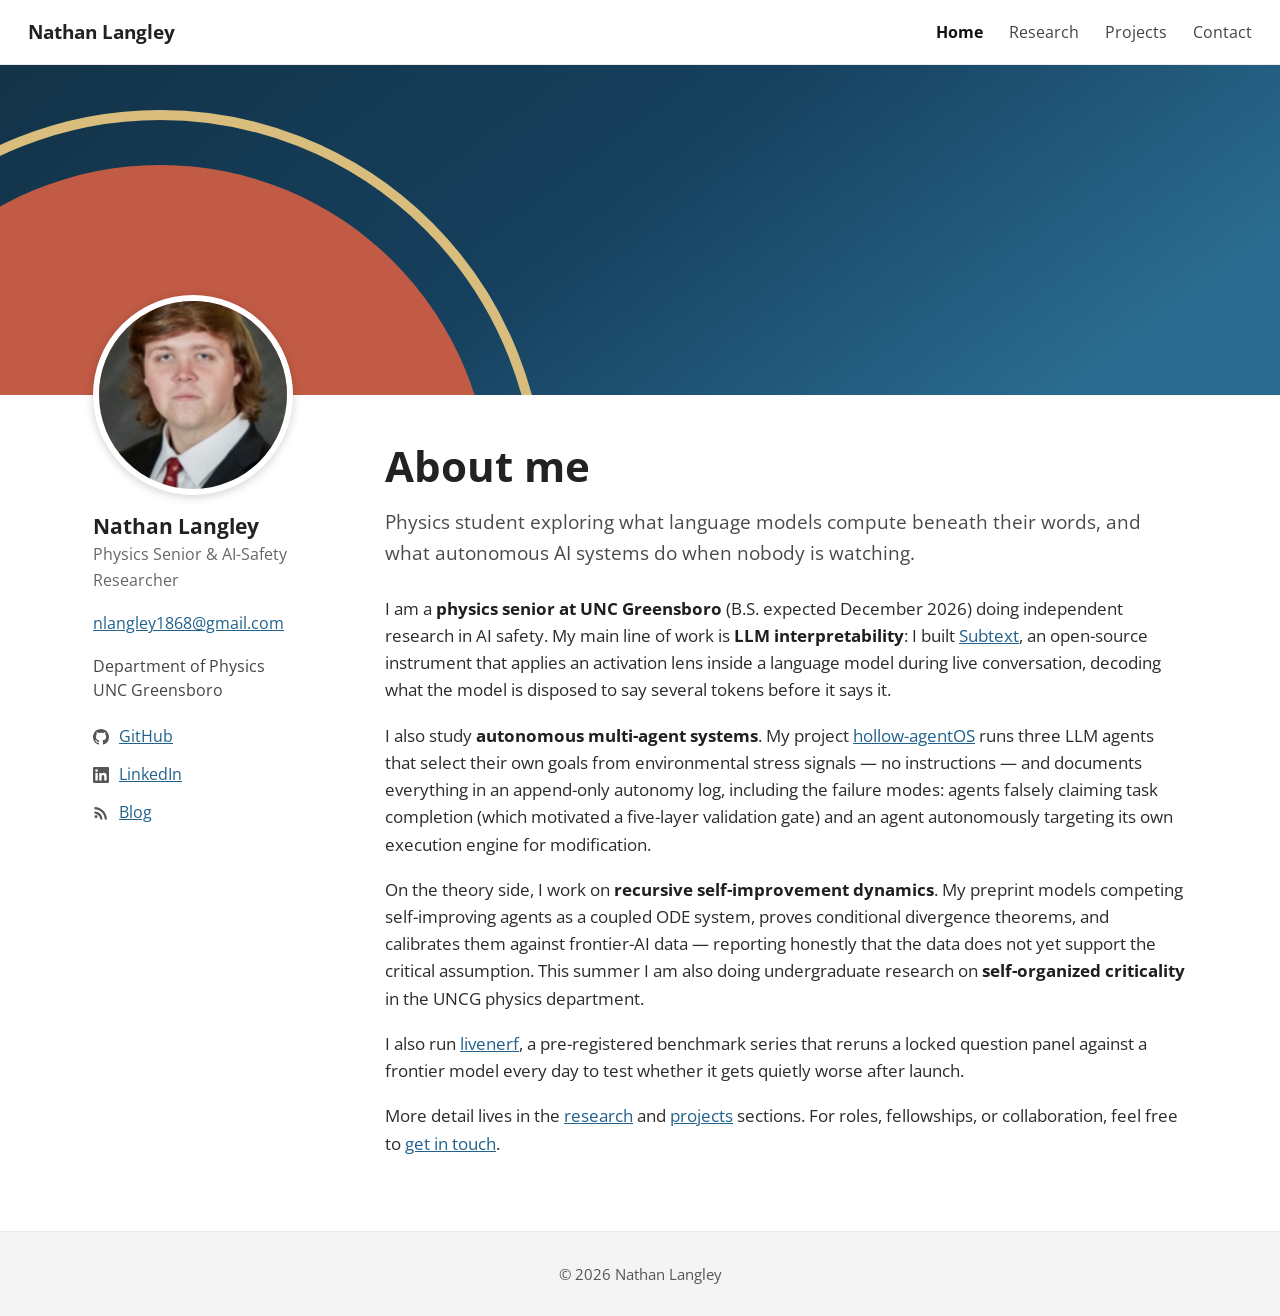
<file: index.html>
<!DOCTYPE html>
<html lang="en">
<head>
<meta charset="UTF-8" />
<meta name="viewport" content="width=device-width, initial-scale=1.0" />
<title>Nathan Langley</title>
<meta name="description" content="Physics senior at UNC Greensboro working in AI safety: LLM interpretability, autonomous multi-agent systems, and recursive self-improvement dynamics." />
<link rel="preconnect" href="https://fonts.googleapis.com">
<link rel="preconnect" href="https://fonts.gstatic.com" crossorigin>
<link href="https://fonts.googleapis.com/css2?family=Open+Sans:wght@400;600;700&display=swap" rel="stylesheet">
<link rel="stylesheet" href="style.css?v=3">
</head>
<body>

<div class="topbar">
  <div class="in">
    <a class="brand" href="index.html">Nathan Langley</a>
    <nav>
      <a href="index.html" class="here">Home</a>
      <a href="research.html">Research</a>
      <a href="projects.html">Projects</a>
      <a href="contact.html">Contact</a>
    </nav>
  </div>
</div>

<div class="banner" aria-hidden="true">
  <img src="img/banner.svg?v=4" alt="" />
</div>

<div class="layout">
  <aside class="sidebar">
    <img class="avatar" src="portrait.jpg" alt="Nathan Langley" />
    <h3>Nathan Langley</h3>
    <p class="role">Physics Senior &amp; AI-Safety Researcher</p>
    <a class="email" href="mailto:nlangley1868@gmail.com">nlangley1868@gmail.com</a>
    <p class="dept">Department of Physics<br/>UNC Greensboro</p>
    <ul class="plinks">
      <li>
        <svg viewBox="0 0 16 16" aria-hidden="true"><path d="M8 0C3.58 0 0 3.58 0 8c0 3.54 2.29 6.53 5.47 7.59.4.07.55-.17.55-.38 0-.19-.01-.82-.01-1.49-2.01.37-2.53-.49-2.69-.94-.09-.23-.48-.94-.82-1.13-.28-.15-.68-.52-.01-.53.63-.01 1.08.58 1.23.82.72 1.21 1.87.87 2.33.66.07-.52.28-.87.51-1.07-1.78-.2-3.64-.89-3.64-3.95 0-.87.31-1.59.82-2.15-.08-.2-.36-1.02.08-2.12 0 0 .67-.21 2.2.82.64-.18 1.32-.27 2-.27.68 0 1.36.09 2 .27 1.53-1.04 2.2-.82 2.2-.82.44 1.1.16 1.92.08 2.12.51.56.82 1.27.82 2.15 0 3.07-1.87 3.75-3.65 3.95.29.25.54.73.54 1.48 0 1.07-.01 1.93-.01 2.2 0 .21.15.46.55.38A8.012 8.012 0 0 0 16 8c0-4.42-3.58-8-8-8z"/></svg>
        <a href="https://github.com/ninjahawk">GitHub</a>
      </li>
      <li>
        <svg viewBox="0 0 16 16" aria-hidden="true"><path d="M14.82 0H1.18A1.17 1.17 0 0 0 0 1.15v13.69A1.17 1.17 0 0 0 1.18 16h13.64A1.17 1.17 0 0 0 16 14.85V1.15A1.17 1.17 0 0 0 14.82 0zM4.74 13.62H2.37V6h2.37v7.62zM3.56 4.96a1.38 1.38 0 1 1 0-2.76 1.38 1.38 0 0 1 0 2.76zm10.06 8.66h-2.37V9.92c0-.88-.02-2.02-1.23-2.02-1.24 0-1.43.96-1.43 1.96v3.76H6.22V6H8.5v1.04h.03a2.5 2.5 0 0 1 2.25-1.24c2.41 0 2.85 1.59 2.85 3.65v4.17z"/></svg>
        <a href="https://www.linkedin.com/in/nathan-langley-417a67336">LinkedIn</a>
      </li>
      <li>
        <svg viewBox="0 0 16 16" aria-hidden="true"><path d="M3 13a1.5 1.5 0 1 0 0-3 1.5 1.5 0 0 0 0 3zM1.5 6.5v2.25c3.17 0 5.75 2.58 5.75 5.75H9.5A8 8 0 0 0 1.5 6.5zm0-4.5v2.25c5.66 0 10.25 4.59 10.25 10.25H14C14 7.6 8.4 2 1.5 2z"/></svg>
        <a href="https://ninjahawk.github.io/blog/">Blog</a>
      </li>
    </ul>
  </aside>

  <main>
    <h1>About me</h1>
    <p class="lead">
      Physics student exploring what language models compute beneath their words, and what
      autonomous AI systems do when nobody is watching.
    </p>
    <p>
      I am a <b>physics senior at UNC Greensboro</b> (B.S. expected December 2026) doing independent
      research in AI safety. My main line of work is <b>LLM interpretability</b>: I built
      <a href="https://github.com/ninjahawk/Subtext">Subtext</a>, an open-source instrument that applies an
      activation lens inside a language model during live conversation, decoding what the model is disposed
      to say several tokens before it says it.
    </p>
    <p>
      I also study <b>autonomous multi-agent systems</b>. My project
      <a href="https://github.com/ninjahawk/hollow-agentOS">hollow-agentOS</a> runs three LLM agents that
      select their own goals from environmental stress signals — no instructions — and documents everything
      in an append-only autonomy log, including the failure modes: agents falsely claiming task completion
      (which motivated a five-layer validation gate) and an agent autonomously targeting its own execution
      engine for modification.
    </p>
    <p>
      On the theory side, I work on <b>recursive self-improvement dynamics</b>. My preprint models
      competing self-improving agents as a coupled ODE system, proves conditional divergence theorems, and
      calibrates them against frontier-AI data — reporting honestly that the data does not yet support the
      critical assumption. This summer I am also doing undergraduate research on <b>self-organized
      criticality</b> in the UNCG physics department.
    </p>
    <p>
      I also run <a href="https://github.com/ninjahawk/livenerf">livenerf</a>, a pre-registered benchmark
      series that reruns a locked question panel against a frontier model every day to test whether it gets
      quietly worse after launch.
    </p>
    <p>
      More detail lives in the <a href="research.html">research</a> and
      <a href="projects.html">projects</a> sections. For roles, fellowships, or collaboration, feel free to
      <a href="contact.html">get in touch</a>.
    </p>
  </main>
</div>

<footer>© 2026 Nathan Langley</footer>

</body>
</html>
</file>
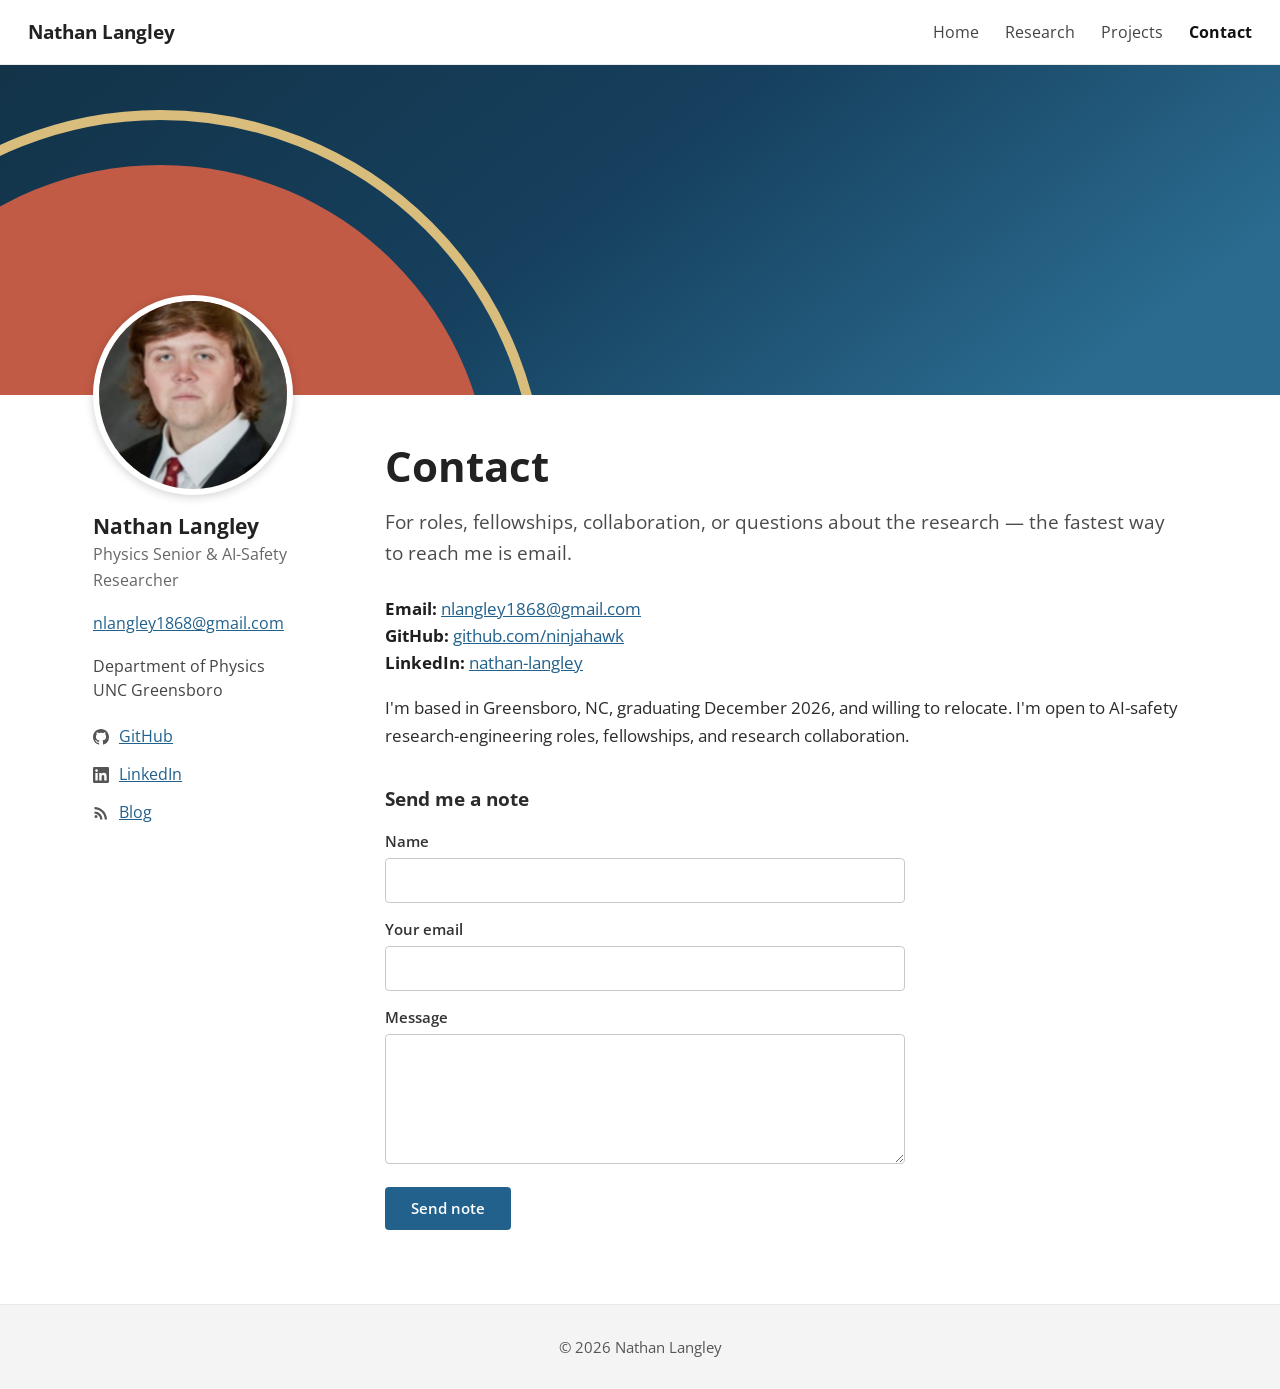
<file: contact.html>
<!DOCTYPE html>
<html lang="en">
<head>
<meta charset="UTF-8" />
<meta name="viewport" content="width=device-width, initial-scale=1.0" />
<title>Contact — Nathan Langley</title>
<meta name="description" content="Contact Nathan Langley." />
<link rel="preconnect" href="https://fonts.googleapis.com">
<link rel="preconnect" href="https://fonts.gstatic.com" crossorigin>
<link href="https://fonts.googleapis.com/css2?family=Open+Sans:wght@400;600;700&display=swap" rel="stylesheet">
<link rel="stylesheet" href="style.css?v=3">
</head>
<body>

<div class="topbar">
  <div class="in">
    <a class="brand" href="index.html">Nathan Langley</a>
    <nav>
      <a href="index.html">Home</a>
      <a href="research.html">Research</a>
      <a href="projects.html">Projects</a>
      <a href="contact.html" class="here">Contact</a>
    </nav>
  </div>
</div>

<div class="banner" aria-hidden="true">
  <img src="img/banner.svg?v=4" alt="" />
</div>

<div class="layout">
  <aside class="sidebar">
    <img class="avatar" src="portrait.jpg" alt="Nathan Langley" />
    <h3>Nathan Langley</h3>
    <p class="role">Physics Senior &amp; AI-Safety Researcher</p>
    <a class="email" href="mailto:nlangley1868@gmail.com">nlangley1868@gmail.com</a>
    <p class="dept">Department of Physics<br/>UNC Greensboro</p>
    <ul class="plinks">
      <li>
        <svg viewBox="0 0 16 16" aria-hidden="true"><path d="M8 0C3.58 0 0 3.58 0 8c0 3.54 2.29 6.53 5.47 7.59.4.07.55-.17.55-.38 0-.19-.01-.82-.01-1.49-2.01.37-2.53-.49-2.69-.94-.09-.23-.48-.94-.82-1.13-.28-.15-.68-.52-.01-.53.63-.01 1.08.58 1.23.82.72 1.21 1.87.87 2.33.66.07-.52.28-.87.51-1.07-1.78-.2-3.64-.89-3.64-3.95 0-.87.31-1.59.82-2.15-.08-.2-.36-1.02.08-2.12 0 0 .67-.21 2.2.82.64-.18 1.32-.27 2-.27.68 0 1.36.09 2 .27 1.53-1.04 2.2-.82 2.2-.82.44 1.1.16 1.92.08 2.12.51.56.82 1.27.82 2.15 0 3.07-1.87 3.75-3.65 3.95.29.25.54.73.54 1.48 0 1.07-.01 1.93-.01 2.2 0 .21.15.46.55.38A8.012 8.012 0 0 0 16 8c0-4.42-3.58-8-8-8z"/></svg>
        <a href="https://github.com/ninjahawk">GitHub</a>
      </li>
      <li>
        <svg viewBox="0 0 16 16" aria-hidden="true"><path d="M14.82 0H1.18A1.17 1.17 0 0 0 0 1.15v13.69A1.17 1.17 0 0 0 1.18 16h13.64A1.17 1.17 0 0 0 16 14.85V1.15A1.17 1.17 0 0 0 14.82 0zM4.74 13.62H2.37V6h2.37v7.62zM3.56 4.96a1.38 1.38 0 1 1 0-2.76 1.38 1.38 0 0 1 0 2.76zm10.06 8.66h-2.37V9.92c0-.88-.02-2.02-1.23-2.02-1.24 0-1.43.96-1.43 1.96v3.76H6.22V6H8.5v1.04h.03a2.5 2.5 0 0 1 2.25-1.24c2.41 0 2.85 1.59 2.85 3.65v4.17z"/></svg>
        <a href="https://www.linkedin.com/in/nathan-langley-417a67336">LinkedIn</a>
      </li>
      <li>
        <svg viewBox="0 0 16 16" aria-hidden="true"><path d="M3 13a1.5 1.5 0 1 0 0-3 1.5 1.5 0 0 0 0 3zM1.5 6.5v2.25c3.17 0 5.75 2.58 5.75 5.75H9.5A8 8 0 0 0 1.5 6.5zm0-4.5v2.25c5.66 0 10.25 4.59 10.25 10.25H14C14 7.6 8.4 2 1.5 2z"/></svg>
        <a href="https://ninjahawk.github.io/blog/">Blog</a>
      </li>
    </ul>
  </aside>

  <main>
    <h1>Contact</h1>
    <p class="lead">
      For roles, fellowships, collaboration, or questions about the research — the fastest way to
      reach me is email.
    </p>
    <p>
      <b>Email:</b> <a href="mailto:nlangley1868@gmail.com">nlangley1868@gmail.com</a><br/>
      <b>GitHub:</b> <a href="https://github.com/ninjahawk">github.com/ninjahawk</a><br/>
      <b>LinkedIn:</b> <a href="https://www.linkedin.com/in/nathan-langley-417a67336">nathan-langley</a>
    </p>
    <p>
      I'm based in Greensboro, NC, graduating December 2026, and willing to relocate. I'm open to
      AI-safety research-engineering roles, fellowships, and research collaboration.
    </p>

    <h2 style="font-size:1.2rem; font-weight:700; margin-top:34px;">Send me a note</h2>
    <form class="noteform" id="noteform" action="https://formspree.io/f/FORM_ID" method="POST">
      <label for="nf-name">Name</label>
      <input id="nf-name" name="name" type="text" required />
      <label for="nf-email">Your email</label>
      <input id="nf-email" name="_replyto" type="email" required />
      <label for="nf-msg">Message</label>
      <textarea id="nf-msg" name="message" required></textarea>
      <button type="submit">Send note</button>
      <p class="status" id="nf-status"></p>
    </form>
    <script>
      (function () {
        var form = document.getElementById('noteform');
        form.addEventListener('submit', function (e) {
          if (form.action.indexOf('FORM_ID') !== -1) {
            e.preventDefault();
            var n = document.getElementById('nf-name').value;
            var em = document.getElementById('nf-email').value;
            var m = document.getElementById('nf-msg').value;
            location.href = 'mailto:nlangley1868@gmail.com'
              + '?subject=' + encodeURIComponent('Note from ' + n)
              + '&body=' + encodeURIComponent(m + '\n\n— ' + n + ' (' + em + ')');
            document.getElementById('nf-status').textContent = 'Opening your email app…';
          }
        });
      })();
    </script>
  </main>
</div>

<footer>© 2026 Nathan Langley</footer>

</body>
</html>
</file>
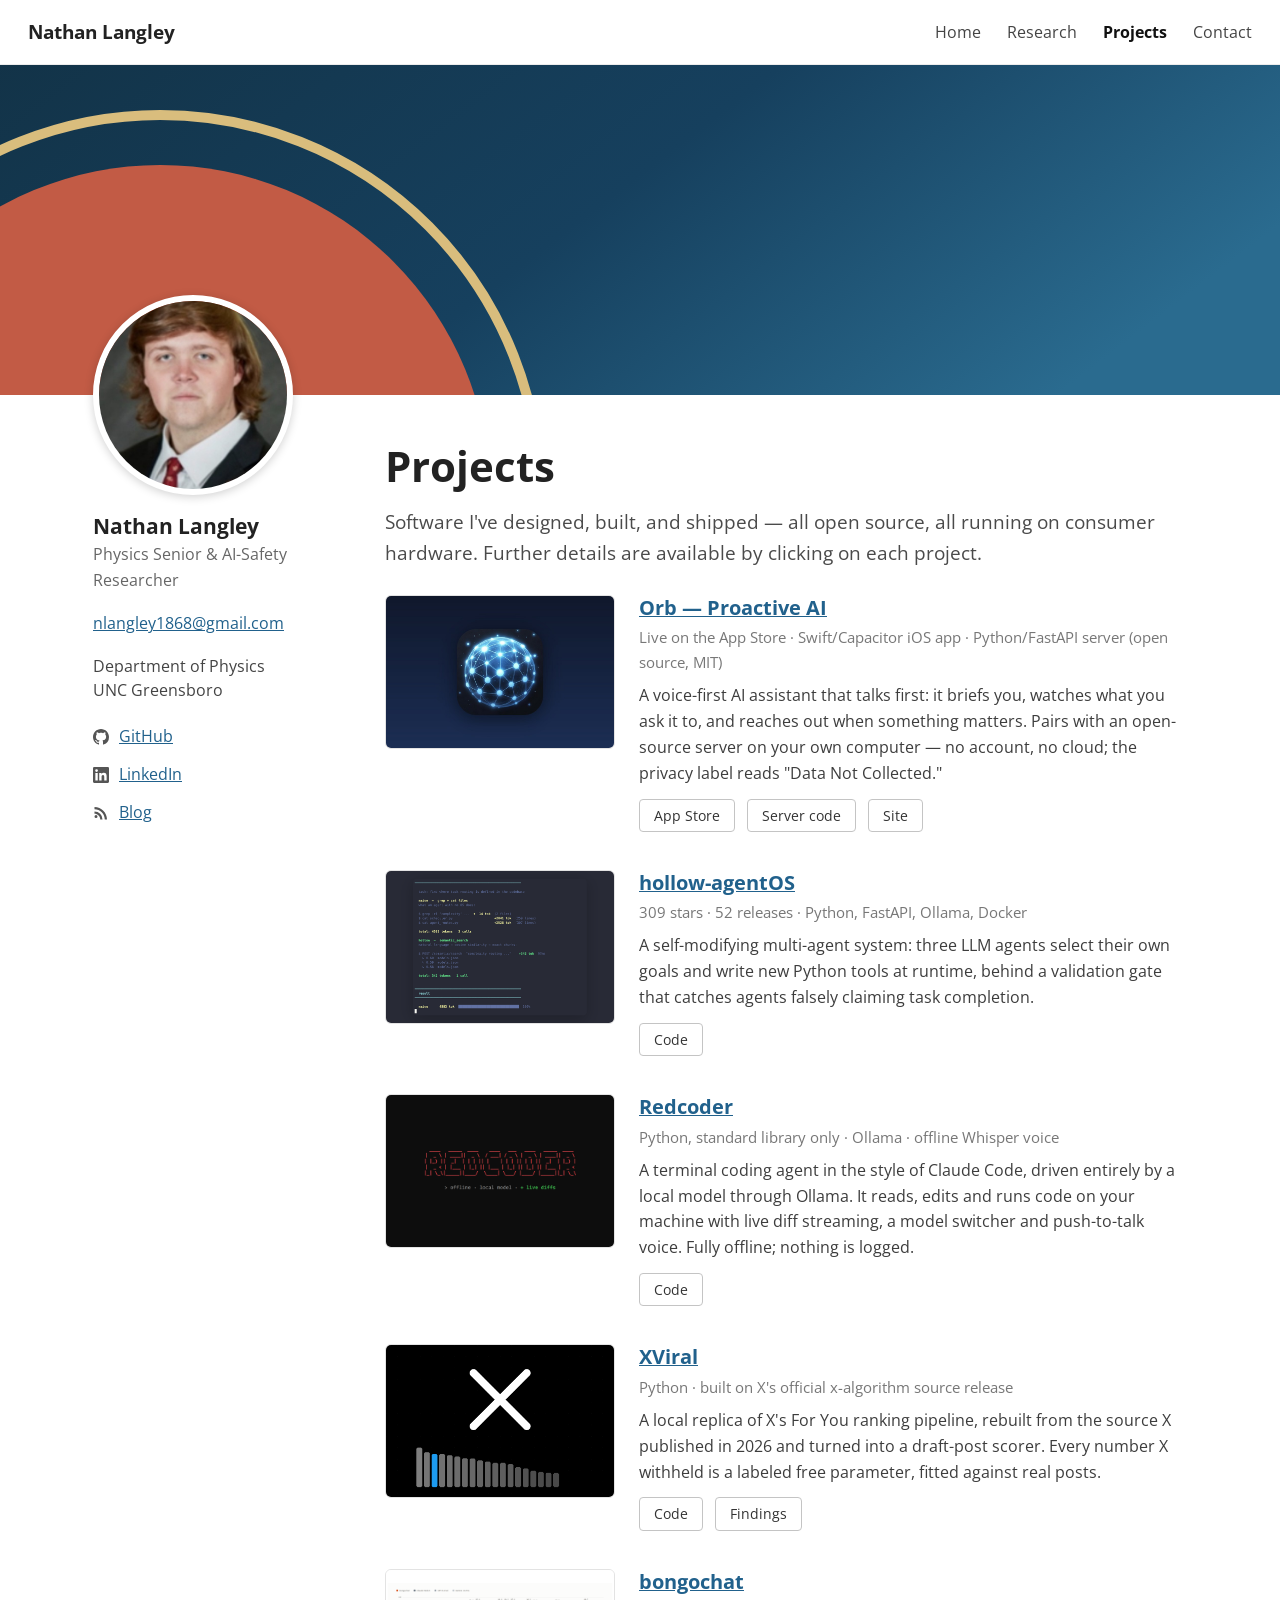
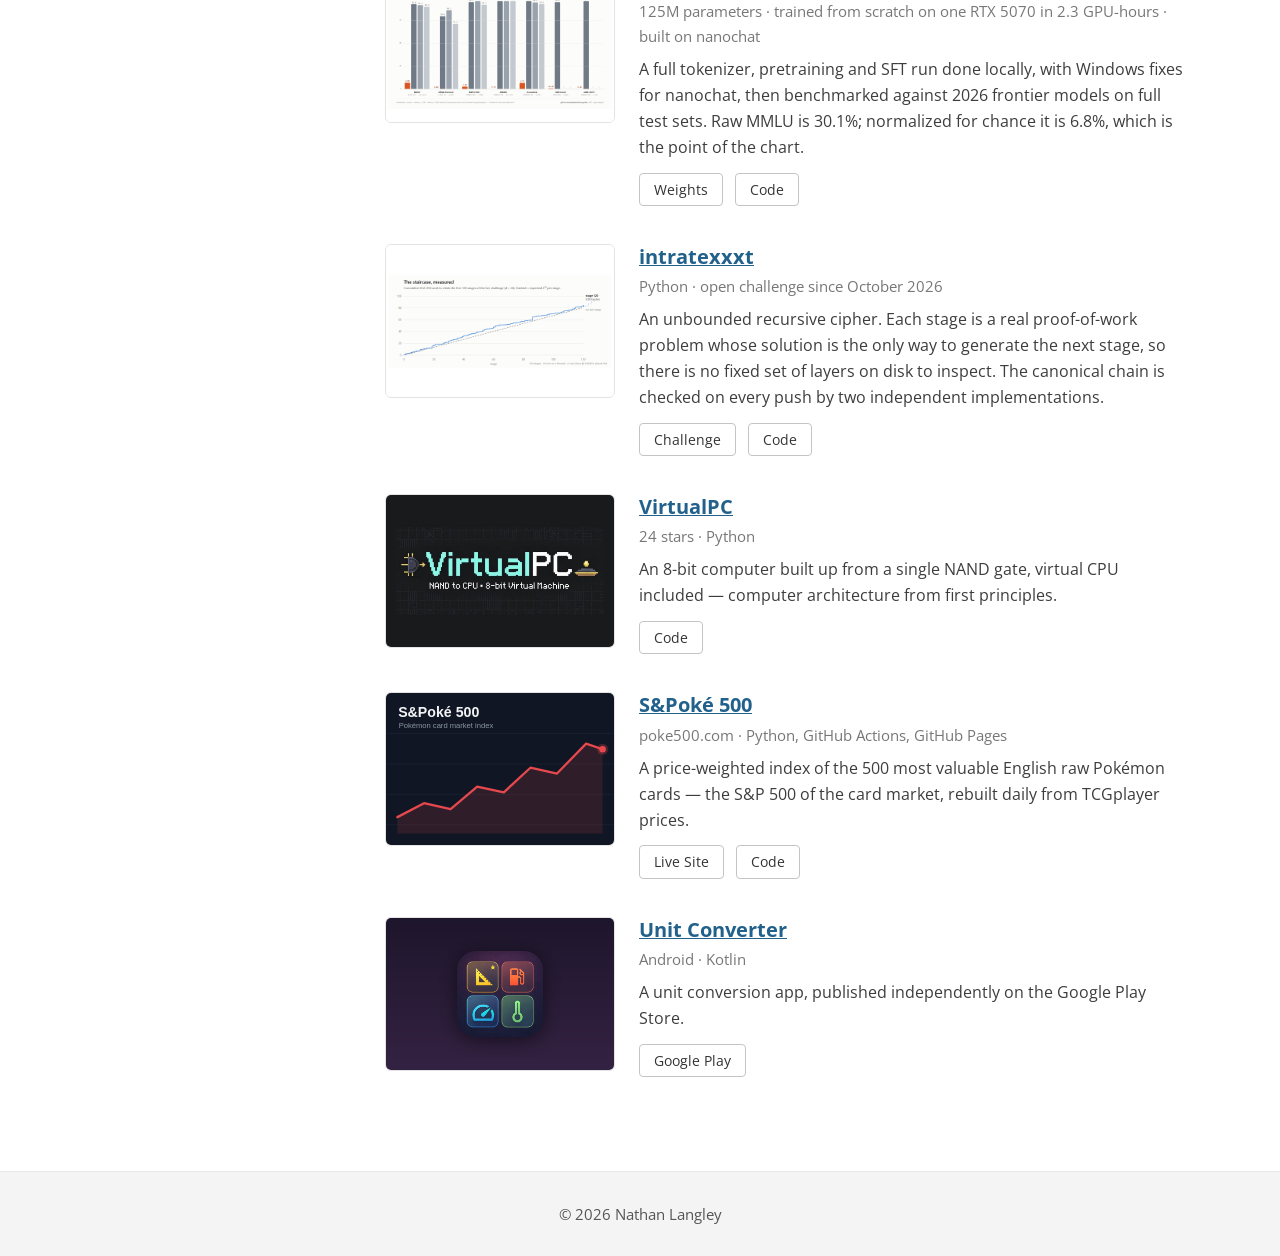
<file: projects.html>
<!DOCTYPE html>
<html lang="en">
<head>
<meta charset="UTF-8" />
<meta name="viewport" content="width=device-width, initial-scale=1.0" />
<title>Projects — Nathan Langley</title>
<meta name="description" content="Projects: Orb (proactive AI assistant on the App Store), hollow-agentOS, Redcoder, XViral, bongochat, intratexxxt, VirtualPC, and more." />
<link rel="preconnect" href="https://fonts.googleapis.com">
<link rel="preconnect" href="https://fonts.gstatic.com" crossorigin>
<link href="https://fonts.googleapis.com/css2?family=Open+Sans:wght@400;600;700&display=swap" rel="stylesheet">
<link rel="stylesheet" href="style.css?v=3">
</head>
<body>

<div class="topbar">
  <div class="in">
    <a class="brand" href="index.html">Nathan Langley</a>
    <nav>
      <a href="index.html">Home</a>
      <a href="research.html">Research</a>
      <a href="projects.html" class="here">Projects</a>
      <a href="contact.html">Contact</a>
    </nav>
  </div>
</div>

<div class="banner" aria-hidden="true">
  <img src="img/banner.svg?v=4" alt="" />
</div>

<div class="layout">
  <aside class="sidebar">
    <img class="avatar" src="portrait.jpg" alt="Nathan Langley" />
    <h3>Nathan Langley</h3>
    <p class="role">Physics Senior &amp; AI-Safety Researcher</p>
    <a class="email" href="mailto:nlangley1868@gmail.com">nlangley1868@gmail.com</a>
    <p class="dept">Department of Physics<br/>UNC Greensboro</p>
    <ul class="plinks">
      <li>
        <svg viewBox="0 0 16 16" aria-hidden="true"><path d="M8 0C3.58 0 0 3.58 0 8c0 3.54 2.29 6.53 5.47 7.59.4.07.55-.17.55-.38 0-.19-.01-.82-.01-1.49-2.01.37-2.53-.49-2.69-.94-.09-.23-.48-.94-.82-1.13-.28-.15-.68-.52-.01-.53.63-.01 1.08.58 1.23.82.72 1.21 1.87.87 2.33.66.07-.52.28-.87.51-1.07-1.78-.2-3.64-.89-3.64-3.95 0-.87.31-1.59.82-2.15-.08-.2-.36-1.02.08-2.12 0 0 .67-.21 2.2.82.64-.18 1.32-.27 2-.27.68 0 1.36.09 2 .27 1.53-1.04 2.2-.82 2.2-.82.44 1.1.16 1.92.08 2.12.51.56.82 1.27.82 2.15 0 3.07-1.87 3.75-3.65 3.95.29.25.54.73.54 1.48 0 1.07-.01 1.93-.01 2.2 0 .21.15.46.55.38A8.012 8.012 0 0 0 16 8c0-4.42-3.58-8-8-8z"/></svg>
        <a href="https://github.com/ninjahawk">GitHub</a>
      </li>
      <li>
        <svg viewBox="0 0 16 16" aria-hidden="true"><path d="M14.82 0H1.18A1.17 1.17 0 0 0 0 1.15v13.69A1.17 1.17 0 0 0 1.18 16h13.64A1.17 1.17 0 0 0 16 14.85V1.15A1.17 1.17 0 0 0 14.82 0zM4.74 13.62H2.37V6h2.37v7.62zM3.56 4.96a1.38 1.38 0 1 1 0-2.76 1.38 1.38 0 0 1 0 2.76zm10.06 8.66h-2.37V9.92c0-.88-.02-2.02-1.23-2.02-1.24 0-1.43.96-1.43 1.96v3.76H6.22V6H8.5v1.04h.03a2.5 2.5 0 0 1 2.25-1.24c2.41 0 2.85 1.59 2.85 3.65v4.17z"/></svg>
        <a href="https://www.linkedin.com/in/nathan-langley-417a67336">LinkedIn</a>
      </li>
      <li>
        <svg viewBox="0 0 16 16" aria-hidden="true"><path d="M3 13a1.5 1.5 0 1 0 0-3 1.5 1.5 0 0 0 0 3zM1.5 6.5v2.25c3.17 0 5.75 2.58 5.75 5.75H9.5A8 8 0 0 0 1.5 6.5zm0-4.5v2.25c5.66 0 10.25 4.59 10.25 10.25H14C14 7.6 8.4 2 1.5 2z"/></svg>
        <a href="https://ninjahawk.github.io/blog/">Blog</a>
      </li>
    </ul>
  </aside>

  <main>
    <h1>Projects</h1>
    <p class="lead">
      Software I've designed, built, and shipped — all open source, all running on consumer
      hardware. Further details are available by clicking on each project.
    </p>

    <div class="entry">
      <div class="thumb"><img src="img/orb_thumb.jpg?v=5" alt="Orb app icon" /></div>
      <div class="body">
        <h2><a href="https://apps.apple.com/us/app/orb-ai/id6776376035">Orb — Proactive AI</a></h2>
        <p class="venue">Live on the App Store · Swift/Capacitor iOS app · Python/FastAPI server (open source, MIT)</p>
        <p class="desc">A voice-first AI assistant that talks first: it briefs you, watches what you
        ask it to, and reaches out when something matters. Pairs with an open-source server on your
        own computer — no account, no cloud; the privacy label reads "Data Not Collected."</p>
        <a class="btn" href="https://apps.apple.com/us/app/orb-ai/id6776376035">App Store</a>
        <a class="btn" href="https://github.com/getorb/Orb-Backend">Server code</a>
        <a class="btn" href="https://getorb.github.io/">Site</a>
      </div>
    </div>

    <div class="entry">
      <div class="thumb"><img src="img/hollow_thumb.png?v=5" alt="hollow-agentOS terminal demo" /></div>
      <div class="body">
        <h2><a href="https://github.com/ninjahawk/hollow-agentOS">hollow-agentOS</a></h2>
        <p class="venue">309 stars · 52 releases · Python, FastAPI, Ollama, Docker</p>
        <p class="desc">A self-modifying multi-agent system: three LLM agents select their own goals
        and write new Python tools at runtime, behind a validation gate that catches agents falsely
        claiming task completion.</p>
        <a class="btn" href="https://github.com/ninjahawk/hollow-agentOS">Code</a>
      </div>
    </div>

    <div class="entry">
      <div class="thumb"><img src="img/redcoder_thumb.png?v=5" alt="Redcoder terminal logo" /></div>
      <div class="body">
        <h2><a href="https://github.com/ninjahawk/redcoder">Redcoder</a></h2>
        <p class="venue">Python, standard library only · Ollama · offline Whisper voice</p>
        <p class="desc">A terminal coding agent in the style of Claude Code, driven entirely by a local model through
        Ollama. It reads, edits and runs code on your machine with live diff streaming, a model
        switcher and push-to-talk voice. Fully offline; nothing is logged.</p>
        <a class="btn" href="https://github.com/ninjahawk/redcoder">Code</a>
      </div>
    </div>

    <div class="entry">
      <div class="thumb"><img src="img/xviral_thumb.png?v=5" alt="XViral — X ranking pipeline engagement-head weights" /></div>
      <div class="body">
        <h2><a href="https://github.com/ninjahawk/XViral">XViral</a></h2>
        <p class="venue">Python · built on X's official x-algorithm source release</p>
        <p class="desc">A local replica of X's For You ranking pipeline, rebuilt from the source X
        published in 2026 and turned into a draft-post scorer. Every number X withheld is a labeled
        free parameter, fitted against real posts.</p>
        <a class="btn" href="https://github.com/ninjahawk/XViral">Code</a>
        <a class="btn" href="https://github.com/ninjahawk/XViral/blob/main/FINDINGS.md">Findings</a>
      </div>
    </div>

    <div class="entry">
      <div class="thumb"><img src="img/bongochat_thumb.png?v=5" alt="bongochat chance-normalized benchmark chart" /></div>
      <div class="body">
        <h2><a href="https://github.com/ninjahawk/bongochat">bongochat</a></h2>
        <p class="venue">125M parameters · trained from scratch on one RTX 5070 in 2.3 GPU-hours · built on nanochat</p>
        <p class="desc">A full tokenizer, pretraining and SFT run done locally, with Windows fixes for nanochat, then
        benchmarked against 2026 frontier models on full test sets. Raw MMLU is 30.1%; normalized
        for chance it is 6.8%, which is the point of the chart.</p>
        <a class="btn" href="https://github.com/ninjahawk/bongochat/releases/tag/v1.0">Weights</a>
        <a class="btn" href="https://github.com/ninjahawk/bongochat">Code</a>
      </div>
    </div>

    <div class="entry">
      <div class="thumb"><img src="img/intratexxxt_thumb.png?v=5" alt="intratexxxt staircase of SHA-256 work per stage" /></div>
      <div class="body">
        <h2><a href="https://github.com/ninjahawk/intratexxxt">intratexxxt</a></h2>
        <p class="venue">Python · open challenge since October 2026</p>
        <p class="desc">An unbounded recursive cipher. Each stage is a real proof-of-work problem whose solution is
        the only way to generate the next stage, so there is no fixed set of layers on disk to
        inspect. The canonical chain is checked on every push by two independent implementations.</p>
        <a class="btn" href="https://github.com/ninjahawk/intratexxxt/blob/main/challenge.json">Challenge</a>
        <a class="btn" href="https://github.com/ninjahawk/intratexxxt">Code</a>
      </div>
    </div>

    <div class="entry">
      <div class="thumb"><img src="img/virtualpc_thumb.jpg?v=5" alt="VirtualPC — NAND to CPU 8-bit virtual machine" /></div>
      <div class="body">
        <h2><a href="https://github.com/ninjahawk/VirtualPC">VirtualPC</a></h2>
        <p class="venue">24 stars · Python</p>
        <p class="desc">An 8-bit computer built up from a single NAND gate, virtual CPU included —
        computer architecture from first principles.</p>
        <a class="btn" href="https://github.com/ninjahawk/VirtualPC">Code</a>
      </div>
    </div>

    <div class="entry">
      <div class="thumb"><img src="img/poke500_thumb.svg?v=5" alt="S&amp;Poké 500 index chart" /></div>
      <div class="body">
        <h2><a href="https://poke500.com">S&amp;Poké 500</a></h2>
        <p class="venue">poke500.com · Python, GitHub Actions, GitHub Pages</p>
        <p class="desc">A price-weighted index of the 500 most valuable English raw Pokémon cards —
        the S&amp;P 500 of the card market, rebuilt daily from TCGplayer prices.</p>
        <a class="btn" href="https://poke500.com">Live Site</a>
        <a class="btn" href="https://github.com/ninjahawk/s-and-poke-500">Code</a>
      </div>
    </div>

    <div class="entry">
      <div class="thumb"><img src="img/unit_thumb.png?v=5" alt="Unit Converter app icon" /></div>
      <div class="body">
        <h2><a href="https://play.google.com/store/apps/details?id=com.sldstudio.unitconverter">Unit Converter</a></h2>
        <p class="venue">Android · Kotlin</p>
        <p class="desc">A unit conversion app, published independently on the Google Play Store.</p>
        <a class="btn" href="https://play.google.com/store/apps/details?id=com.sldstudio.unitconverter">Google Play</a>
      </div>
    </div>
  </main>
</div>

<footer>© 2026 Nathan Langley</footer>

</body>
</html>
</file>
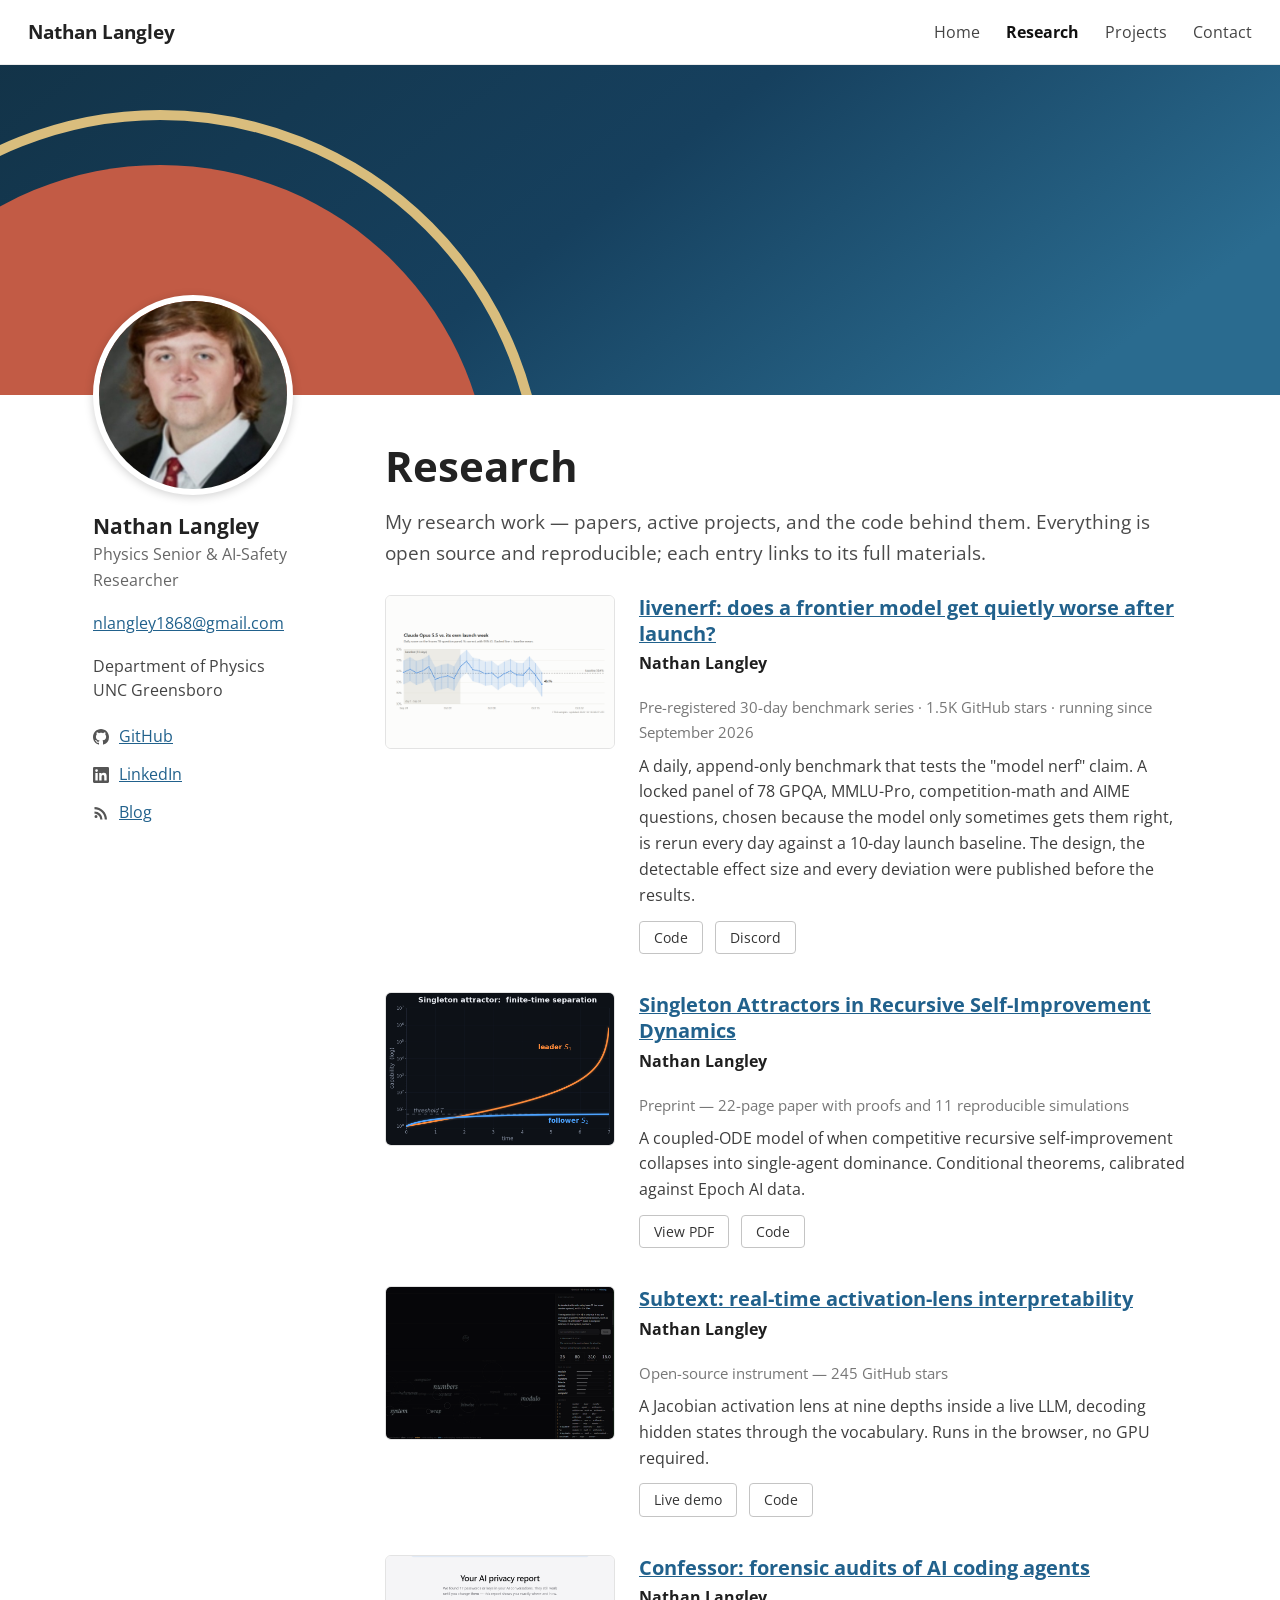
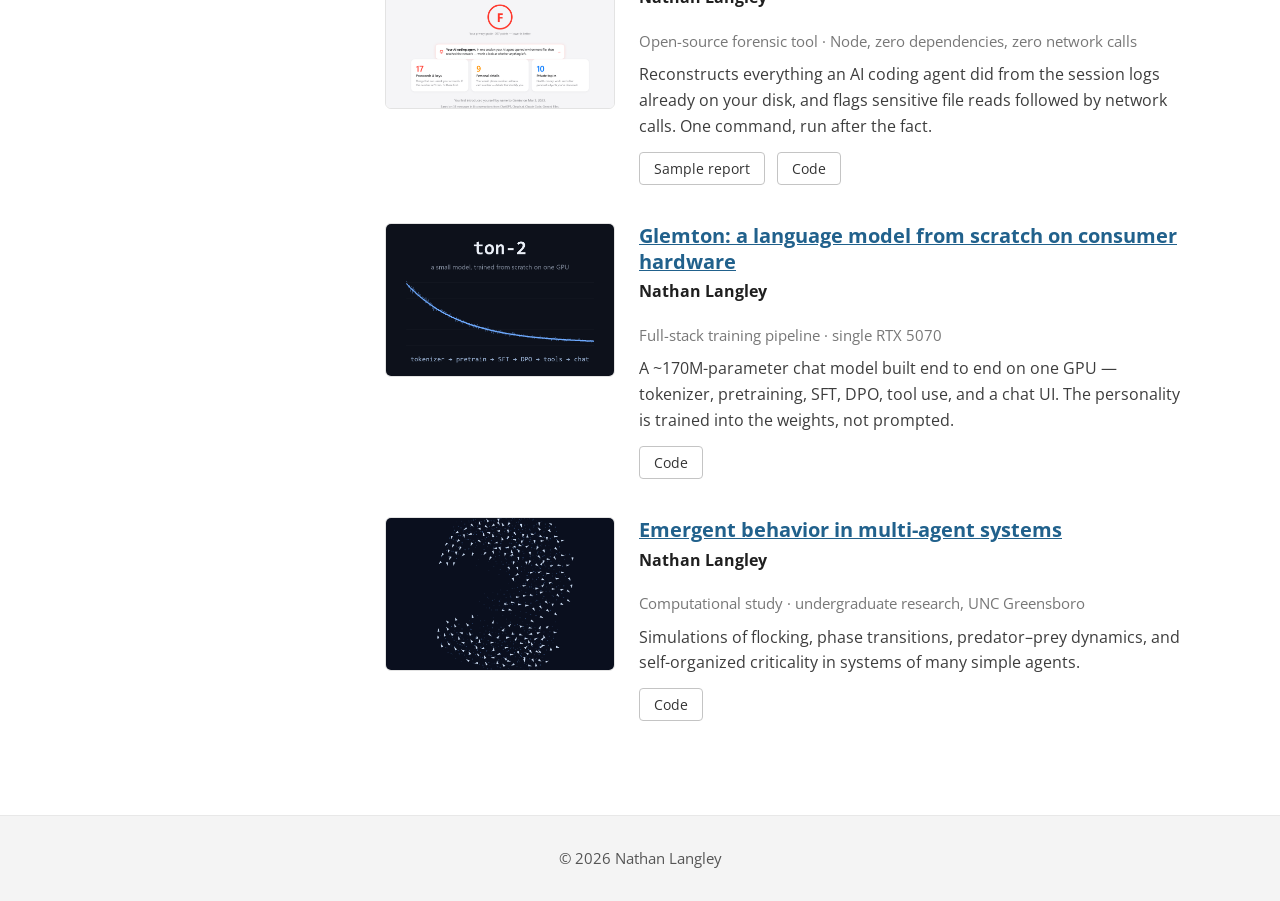
<file: research.html>
<!DOCTYPE html>
<html lang="en">
<head>
<meta charset="UTF-8" />
<meta name="viewport" content="width=device-width, initial-scale=1.0" />
<title>Research — Nathan Langley</title>
<meta name="description" content="Research: livenerf post-launch model drift benchmark, recursive self-improvement dynamics, LLM interpretability with Subtext, Confessor forensic agent audits, Glemton from-scratch language models, and emergent multi-agent behavior." />
<link rel="preconnect" href="https://fonts.googleapis.com">
<link rel="preconnect" href="https://fonts.gstatic.com" crossorigin>
<link href="https://fonts.googleapis.com/css2?family=Open+Sans:wght@400;600;700&display=swap" rel="stylesheet">
<link rel="stylesheet" href="style.css?v=3">
</head>
<body>

<div class="topbar">
  <div class="in">
    <a class="brand" href="index.html">Nathan Langley</a>
    <nav>
      <a href="index.html">Home</a>
      <a href="research.html" class="here">Research</a>
      <a href="projects.html">Projects</a>
      <a href="contact.html">Contact</a>
    </nav>
  </div>
</div>

<div class="banner" aria-hidden="true">
  <img src="img/banner.svg?v=4" alt="" />
</div>

<div class="layout">
  <aside class="sidebar">
    <img class="avatar" src="portrait.jpg" alt="Nathan Langley" />
    <h3>Nathan Langley</h3>
    <p class="role">Physics Senior &amp; AI-Safety Researcher</p>
    <a class="email" href="mailto:nlangley1868@gmail.com">nlangley1868@gmail.com</a>
    <p class="dept">Department of Physics<br/>UNC Greensboro</p>
    <ul class="plinks">
      <li>
        <svg viewBox="0 0 16 16" aria-hidden="true"><path d="M8 0C3.58 0 0 3.58 0 8c0 3.54 2.29 6.53 5.47 7.59.4.07.55-.17.55-.38 0-.19-.01-.82-.01-1.49-2.01.37-2.53-.49-2.69-.94-.09-.23-.48-.94-.82-1.13-.28-.15-.68-.52-.01-.53.63-.01 1.08.58 1.23.82.72 1.21 1.87.87 2.33.66.07-.52.28-.87.51-1.07-1.78-.2-3.64-.89-3.64-3.95 0-.87.31-1.59.82-2.15-.08-.2-.36-1.02.08-2.12 0 0 .67-.21 2.2.82.64-.18 1.32-.27 2-.27.68 0 1.36.09 2 .27 1.53-1.04 2.2-.82 2.2-.82.44 1.1.16 1.92.08 2.12.51.56.82 1.27.82 2.15 0 3.07-1.87 3.75-3.65 3.95.29.25.54.73.54 1.48 0 1.07-.01 1.93-.01 2.2 0 .21.15.46.55.38A8.012 8.012 0 0 0 16 8c0-4.42-3.58-8-8-8z"/></svg>
        <a href="https://github.com/ninjahawk">GitHub</a>
      </li>
      <li>
        <svg viewBox="0 0 16 16" aria-hidden="true"><path d="M14.82 0H1.18A1.17 1.17 0 0 0 0 1.15v13.69A1.17 1.17 0 0 0 1.18 16h13.64A1.17 1.17 0 0 0 16 14.85V1.15A1.17 1.17 0 0 0 14.82 0zM4.74 13.62H2.37V6h2.37v7.62zM3.56 4.96a1.38 1.38 0 1 1 0-2.76 1.38 1.38 0 0 1 0 2.76zm10.06 8.66h-2.37V9.92c0-.88-.02-2.02-1.23-2.02-1.24 0-1.43.96-1.43 1.96v3.76H6.22V6H8.5v1.04h.03a2.5 2.5 0 0 1 2.25-1.24c2.41 0 2.85 1.59 2.85 3.65v4.17z"/></svg>
        <a href="https://www.linkedin.com/in/nathan-langley-417a67336">LinkedIn</a>
      </li>
      <li>
        <svg viewBox="0 0 16 16" aria-hidden="true"><path d="M3 13a1.5 1.5 0 1 0 0-3 1.5 1.5 0 0 0 0 3zM1.5 6.5v2.25c3.17 0 5.75 2.58 5.75 5.75H9.5A8 8 0 0 0 1.5 6.5zm0-4.5v2.25c5.66 0 10.25 4.59 10.25 10.25H14C14 7.6 8.4 2 1.5 2z"/></svg>
        <a href="https://ninjahawk.github.io/blog/">Blog</a>
      </li>
    </ul>
  </aside>

  <main>
    <h1>Research</h1>
    <p class="lead">
      My research work — papers, active projects, and the code behind them. Everything is open
      source and reproducible; each entry links to its full materials.
    </p>

    <div class="entry">
      <div class="thumb"><img src="img/livenerf_thumb.png?v=5" alt="livenerf daily score chart for Claude Opus 5.5" /></div>
      <div class="body">
        <h2><a href="https://github.com/ninjahawk/livenerf">livenerf: does a frontier model get quietly worse after launch?</a></h2>
        <p class="authors"><b>Nathan Langley</b></p>
        <p class="venue">Pre-registered 30-day benchmark series · 1.5K GitHub stars · running since September 2026</p>
        <p class="desc">A daily, append-only benchmark that tests the "model nerf" claim. A locked panel of 78 GPQA,
        MMLU-Pro, competition-math and AIME questions, chosen because the model only sometimes gets
        them right, is rerun every day against a 10-day launch baseline. The design, the detectable
        effect size and every deviation were published before the results.</p>
        <a class="btn" href="https://github.com/ninjahawk/livenerf">Code</a>
        <a class="btn" href="https://discord.gg/JRGCUg2pyX">Discord</a>
      </div>
    </div>

    <div class="entry">
      <div class="thumb"><img src="img/singleton_thumb.png?v=5" alt="Finite-time separation figure from the singleton-attractor model" /></div>
      <div class="body">
        <h2><a href="Singleton Attractor.pdf">Singleton Attractors in Recursive Self-Improvement Dynamics</a></h2>
        <p class="authors"><b>Nathan Langley</b></p>
        <p class="venue">Preprint — 22-page paper with proofs and 11 reproducible simulations</p>
        <p class="desc">A coupled-ODE model of when competitive recursive self-improvement collapses into
        single-agent dominance. Conditional theorems, calibrated against Epoch AI data.</p>
        <a class="btn" href="Singleton Attractor.pdf">View PDF</a>
        <a class="btn" href="https://github.com/ninjahawk/singleton-attractor">Code</a>
      </div>
    </div>

    <div class="entry">
      <div class="thumb"><img src="img/subtext_thumb.png?v=5" alt="Subtext workspace visualization during the thinking phase" /></div>
      <div class="body">
        <h2><a href="https://github.com/ninjahawk/Subtext">Subtext: real-time activation-lens interpretability</a></h2>
        <p class="authors"><b>Nathan Langley</b></p>
        <p class="venue">Open-source instrument — 245 GitHub stars</p>
        <p class="desc">A Jacobian activation lens at nine depths inside a live LLM, decoding hidden
        states through the vocabulary. Runs in the browser, no GPU required.</p>
        <a class="btn" href="https://ninjahawk.github.io/Subtext/">Live demo</a>
        <a class="btn" href="https://github.com/ninjahawk/Subtext">Code</a>
      </div>
    </div>

    <div class="entry">
      <div class="thumb"><img src="img/confessor_thumb.png?v=5" alt="Confessor AI privacy report with an F grade" /></div>
      <div class="body">
        <h2><a href="https://github.com/ninjahawk/Confessor">Confessor: forensic audits of AI coding agents</a></h2>
        <p class="authors"><b>Nathan Langley</b></p>
        <p class="venue">Open-source forensic tool · Node, zero dependencies, zero network calls</p>
        <p class="desc">Reconstructs everything an AI coding agent did from the session logs already on
        your disk, and flags sensitive file reads followed by network calls. One command, run after
        the fact.</p>
        <a class="btn" href="https://ninjahawk.github.io/Confessor/">Sample report</a>
        <a class="btn" href="https://github.com/ninjahawk/Confessor">Code</a>
      </div>
    </div>

    <div class="entry">
      <div class="thumb"><img src="img/glemton_thumb.png?v=5" alt="Glemton ton-2 training loss curve" /></div>
      <div class="body">
        <h2><a href="https://github.com/ninjahawk/glemton-2">Glemton: a language model from scratch on consumer hardware</a></h2>
        <p class="authors"><b>Nathan Langley</b></p>
        <p class="venue">Full-stack training pipeline · single RTX 5070</p>
        <p class="desc">A ~170M-parameter chat model built end to end on one GPU — tokenizer,
        pretraining, SFT, DPO, tool use, and a chat UI. The personality is trained into the
        weights, not prompted.</p>
        <a class="btn" href="https://github.com/ninjahawk/glemton-2">Code</a>
      </div>
    </div>

    <div class="entry">
      <div class="thumb"><img src="img/swarm_thumb.png?v=5" alt="Flocking simulation from swarmsim" /></div>
      <div class="body">
        <h2><a href="https://github.com/ninjahawk/swarmsim">Emergent behavior in multi-agent systems</a></h2>
        <p class="authors"><b>Nathan Langley</b></p>
        <p class="venue">Computational study · undergraduate research, UNC Greensboro</p>
        <p class="desc">Simulations of flocking, phase transitions, predator–prey dynamics, and
        self-organized criticality in systems of many simple agents.</p>
        <a class="btn" href="https://github.com/ninjahawk/swarmsim">Code</a>
      </div>
    </div>
  </main>
</div>

<footer>© 2026 Nathan Langley</footer>

</body>
</html>
</file>
<file: style.css>
/* Shared stylesheet */
* { box-sizing: border-box; margin: 0; padding: 0; }
body {
  font-family: "Open Sans", -apple-system, "Segoe UI", system-ui, Helvetica, Arial, sans-serif;
  font-size: 16.5px;
  line-height: 1.65;
  color: #2b2b2b;
  background: #ffffff;
}
a { color: #21618c; }
a:hover { color: #163f5c; }

/* ── top bar ── */
.topbar {
  position: sticky; top: 0; z-index: 30;
  background: #ffffff;
  border-bottom: 1px solid #ececec;
}
.topbar .in {
  max-width: 1400px; margin: 0 auto;
  display: flex; justify-content: space-between; align-items: center;
  padding: 16px 28px;
}
.topbar .brand { font-size: 1.2rem; font-weight: 700; color: #222; text-decoration: none; }
.topbar nav { display: flex; gap: 26px; flex-wrap: wrap; }
.topbar nav a { color: #444; text-decoration: none; font-size: 1rem; }
.topbar nav a:hover { color: #21618c; }
.topbar nav a.here { color: #111; font-weight: 700; }

/* ── banner ── */
.banner { width: 100%; height: 330px; overflow: hidden; background: #f1ece1; }
.banner img { width: 100%; height: 100%; object-fit: cover; display: block; }

/* ── layout ── */
.layout {
  max-width: 1150px; margin: 0 auto;
  display: flex; gap: 52px;
  padding: 0 28px 56px;
}
.sidebar { width: 240px; flex-shrink: 0; }
.avatar {
  width: 200px; height: 200px; border-radius: 50%;
  object-fit: cover; display: block;
  margin-top: -100px;
  border: 6px solid #ffffff;
  box-shadow: 0 2px 10px rgba(0,0,0,0.18);
  background: #fff;
}
.sidebar h3 { font-size: 1.3rem; font-weight: 700; color: #222; margin-top: 18px; line-height: 1.3; }
.sidebar .role { color: #666; margin-top: 2px; font-size: 0.98rem; }
.sidebar .email { display: inline-block; margin-top: 18px; font-size: 0.98rem; }
.sidebar .dept { margin-top: 18px; color: #444; font-size: 0.98rem; line-height: 1.5; }
.sidebar ul.plinks { list-style: none; margin-top: 22px; }
.sidebar ul.plinks li { display: flex; align-items: center; gap: 10px; margin-bottom: 12px; }
.sidebar ul.plinks svg { width: 16px; height: 16px; fill: #555; flex-shrink: 0; }
.sidebar ul.plinks a { font-size: 0.98rem; }

main { flex: 1; padding-top: 48px; min-width: 0; }
main h1 { font-size: 2.6rem; font-weight: 700; color: #222; line-height: 1.15; margin-bottom: 16px; }
.lead { font-size: 1.18rem; color: #4a4a4a; margin-bottom: 26px; }
main p { margin-bottom: 18px; }
main p b { color: #1f1f1f; }

/* ── entries ── */
.entry { display: flex; gap: 24px; margin-bottom: 38px; }
.entry .thumb {
  width: 230px; flex-shrink: 0;
  align-self: flex-start;
  border: 1px solid #e3e3e3;
  border-radius: 6px; overflow: hidden;
}
.entry .thumb img { width: 100%; aspect-ratio: 3 / 2; height: auto; object-fit: cover; display: block; }
.entry .body { min-width: 0; }
.entry .body h2 { margin-bottom: 4px; font-size: 1.22rem; line-height: 1.35; }
.entry .body h2 a { font-weight: 700; }
.entry .authors { font-size: 0.98rem; color: #333; }
.entry .authors b { font-weight: 700; }
.entry .venue { font-size: 0.95rem; color: #777; margin-bottom: 8px; }
.entry .desc { font-size: 0.98rem; color: #3d3d3d; margin-bottom: 10px; }
.btn {
  display: inline-block; margin-right: 8px; margin-top: 2px;
  border: 1px solid #c4c4c4; border-radius: 4px;
  padding: 4px 14px; font-size: 0.88rem;
  color: #333; text-decoration: none; background: #fff;
}
.btn:hover { border-color: #21618c; color: #21618c; }

/* ── note form ── */
.noteform { max-width: 520px; margin-top: 8px; }
.noteform label { display: block; font-weight: 600; font-size: 0.95rem; margin: 14px 0 4px; color: #333; }
.noteform input, .noteform textarea {
  width: 100%; padding: 9px 12px; font: inherit; font-size: 0.95rem;
  border: 1px solid #c9c9c9; border-radius: 4px; background: #fff; color: #222;
}
.noteform input:focus, .noteform textarea:focus { outline: none; border-color: #21618c; }
.noteform textarea { min-height: 130px; resize: vertical; }
.noteform button {
  margin-top: 16px; padding: 9px 26px; font: inherit; font-size: 0.95rem; font-weight: 600;
  color: #fff; background: #21618c; border: 0; border-radius: 4px; cursor: pointer;
}
.noteform button:hover { background: #174a6c; }
.noteform .status { font-size: 0.9rem; margin-top: 10px; color: #3d7a55; }

/* ── footer ── */
footer {
  background: #f4f4f4; border-top: 1px solid #e8e8e8;
  padding: 30px 20px; text-align: center;
  font-size: 0.92rem; color: #555;
}

@media (max-width: 800px) {
  .banner { height: 220px; }
  .layout { flex-direction: column; gap: 10px; }
  .sidebar { width: 100%; text-align: center; }
  .avatar { margin: -80px auto 0; }
  .sidebar ul.plinks li { justify-content: center; }
  main { padding-top: 10px; }
  main h1 { font-size: 2rem; }
  .entry { flex-direction: column; }
  .entry .thumb { width: 100%; }
  .topbar .in { padding: 12px 16px; }
  .topbar nav { gap: 16px; }
}
</file>
